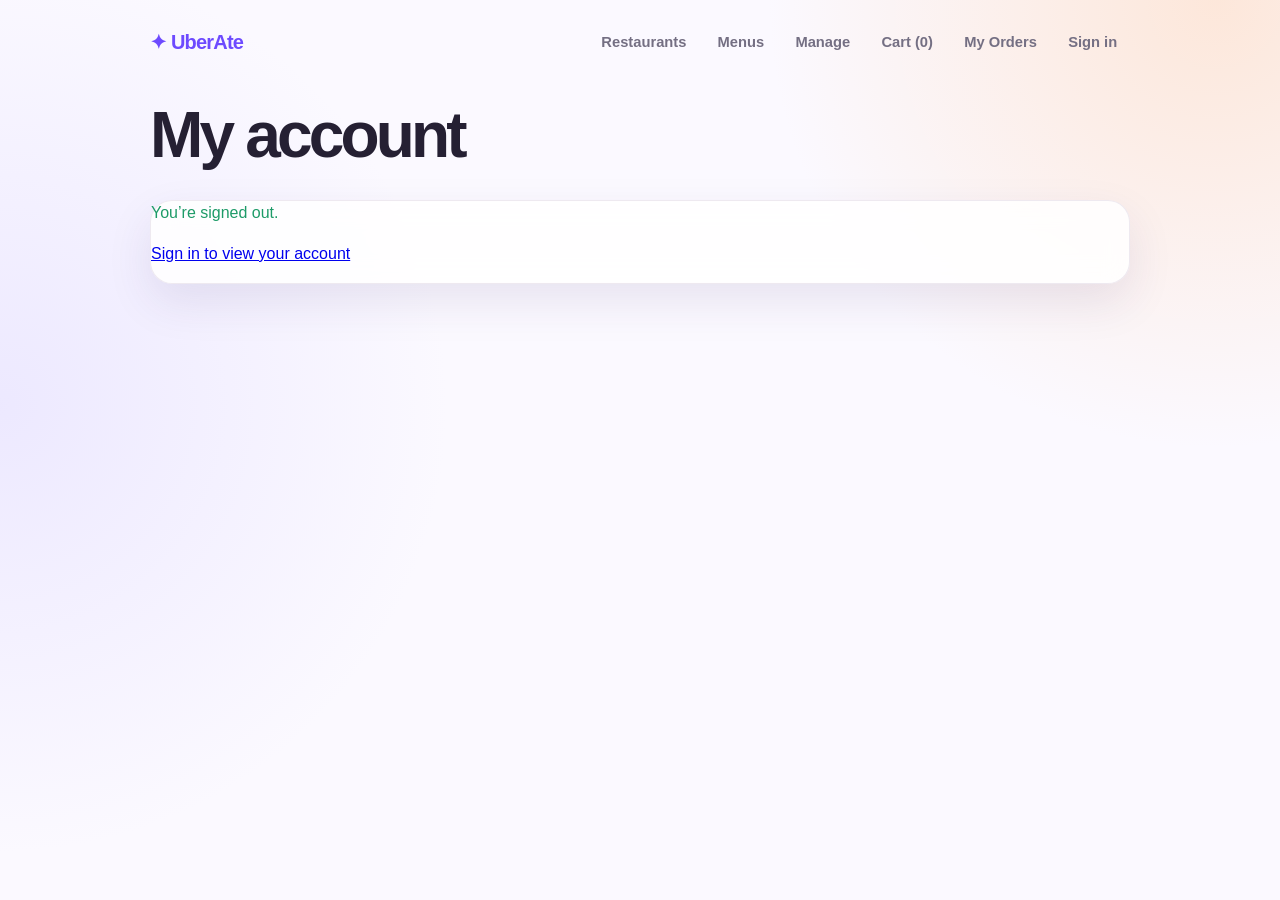
<file: frontend/account.html>
<!DOCTYPE html>
<html lang="en">
<head>
  <meta charset="utf-8">
  <meta name="viewport" content="width=device-width, initial-scale=1">
  <title>UberAte - Account</title>
  <link rel="stylesheet" href="styles.css">
</head>
<body>
  <nav>
    <a href="index.html">Restaurants</a>
    <a href="menu.html">Menus</a>
    <a href="manage.html">Manage</a>
    <a href="cart.html">Cart (<span id="nav-cart-count">0</span>)</a>
    <a href="orders.html">My Orders</a>
  </nav>

  <header><h1>My account</h1></header>

  <section>
    <p id="account-status" class="result" role="status">Loading your account…</p>
    <p id="account-error" class="error" role="alert"></p>
    <p id="account-signin" hidden><a href="signin.html">Sign in to view your account</a></p>

    <div id="account-details" hidden>
      <p id="account-identity"></p>

      <form id="profile-form" hidden>
        <label for="profile-name">Name</label>
        <input id="profile-name" name="name" autocomplete="name" maxlength="80" required>

        <label for="profile-email">Email</label>
        <input id="profile-email" name="email" type="email" readonly>

        <label for="profile-phone">Phone</label>
        <input id="profile-phone" name="phone" type="tel" autocomplete="tel" maxlength="30">

        <label for="profile-address">Delivery address</label>
        <input id="profile-address" name="delivery_address" autocomplete="street-address" maxlength="160">

        <button type="submit">Save profile</button>
      </form>

      <button type="button" id="signout">Sign out</button>
      <button type="button" id="close-account" hidden>Deactivate account</button>
    </div>
  </section>

  <script src="js/api.js"></script>
  <script src="js/account-nav.js"></script>
  <script src="js/cart.js"></script>
  <script src="js/account.js"></script>
</body>
</html>
</file>
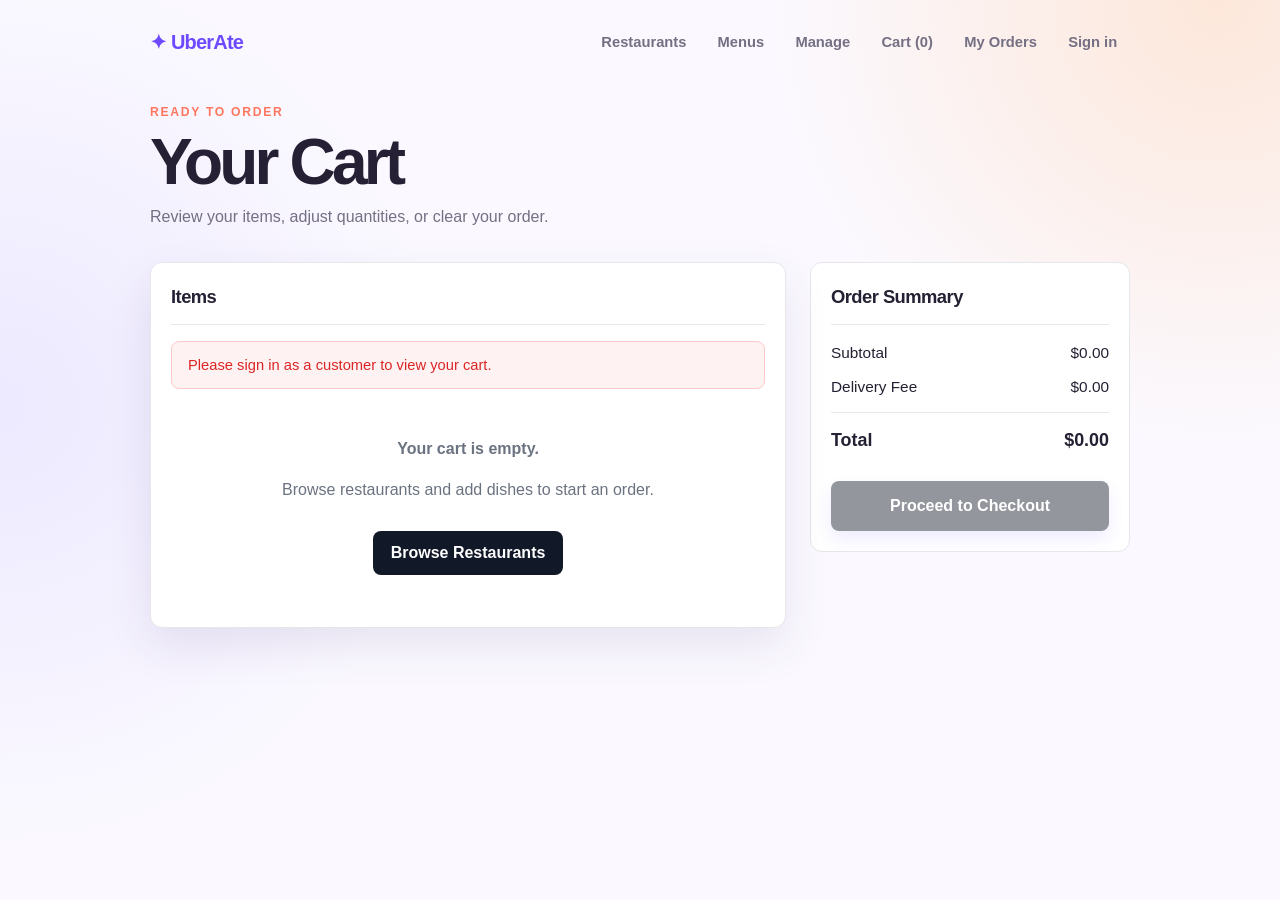
<file: frontend/cart.html>
<!DOCTYPE html>
<html lang="en">
<head>
  <meta charset="utf-8">
  <title>UberAte - Cart</title>
  <link rel="stylesheet" href="styles.css">
  <style>
    .cart-layout {
      display: grid;
      grid-template-columns: 1fr 320px;
      gap: 1.5rem;
      align-items: start;
      margin-top: 1.5rem;
    }

    @media (max-width: 768px) {
      .cart-layout { grid-template-columns: 1fr; }
    }

    .cart-card {
      background: #ffffff;
      border: 1px solid #e5e7eb;
      border-radius: 12px;
      padding: 1.25rem;
    }

    .cart-card-header {
      display: flex;
      justify-content: space-between;
      align-items: center;
      margin-bottom: 1rem;
      padding-bottom: 0.75rem;
      border-bottom: 1px solid #e5e7eb;
    }

    .cart-card-header h2 {
      margin: 0;
      font-size: 1.15rem;
    }

    .alert {
      display: none;
      padding: 0.75rem 1rem;
      border-radius: 8px;
      margin-bottom: 1rem;
      font-size: 0.92rem;
      background: #fef2f2;
      color: #dc2626;
      border: 1px solid #fecaca;
    }

    .alert.visible { display: block; }

    .cart-item {
      display: grid;
      grid-template-columns: 1fr auto auto auto;
      gap: 1rem;
      align-items: center;
      padding: 0.9rem 0;
      border-bottom: 1px solid #e5e7eb;
    }

    .cart-item:last-child { border-bottom: none; }

    .item-name {
      font-weight: 600;
      margin: 0 0 0.2rem;
    }

    .item-unit {
      color: #6b7280;
      font-size: 0.88rem;
    }

    .qty-controls {
      display: inline-flex;
      align-items: center;
      border: 1px solid #e5e7eb;
      border-radius: 8px;
      overflow: hidden;
    }

    .qty-controls button {
      background: #f9fafb;
      border: none;
      width: 30px;
      height: 30px;
      cursor: pointer;
      font-size: 1rem;
      font-weight: 600;
    }

    .qty-controls button:hover:not(:disabled) { background: #e5e7eb; }
    .qty-controls button:disabled { opacity: 0.4; cursor: not-allowed; }

    .qty-value {
      min-width: 32px;
      text-align: center;
      font-size: 0.95rem;
      font-weight: 600;
    }

    .line-total {
      font-weight: 600;
      min-width: 72px;
      text-align: right;
    }

    .btn-cart {
      border: none;
      border-radius: 8px;
      padding: 0.55rem 0.95rem;
      font-size: 0.92rem;
      font-weight: 600;
      cursor: pointer;
    }

    .btn-checkout {
      background: #111827;
      color: #ffffff;
      width: 100%;
      padding: 0.8rem;
      font-size: 1rem;
      margin-top: 1rem;
    }

    .btn-checkout:hover:not(:disabled) { background: #374151; }
    .btn-checkout:disabled { opacity: 0.45; cursor: not-allowed; }

    .btn-ghost-danger {
      background: transparent;
      color: #dc2626;
      padding: 0.35rem 0.6rem;
      font-size: 0.85rem;
    }

    .btn-ghost-danger:hover { background: #fef2f2; }

    .summary-row {
      display: flex;
      justify-content: space-between;
      margin: 0.65rem 0;
      font-size: 0.96rem;
    }

    .summary-row.total {
      border-top: 1px solid #e5e7eb;
      padding-top: 0.85rem;
      margin-top: 0.85rem;
      font-size: 1.12rem;
      font-weight: 700;
    }

    .empty-state {
      text-align: center;
      padding: 2rem 1rem;
      color: #6b7280;
    }

    .empty-state a {
      display: inline-block;
      margin-top: 0.75rem;
      background: #111827;
      color: #ffffff;
      text-decoration: none;
      padding: 0.6rem 1.1rem;
      border-radius: 8px;
      font-weight: 600;
    }
  </style>
</head>
<body>
  <nav>
    <a href="index.html">Restaurants</a>
    <a href="menu.html">Menus</a>
    <a href="manage.html">Manage</a>
    <a href="cart.html">Cart (<span id="nav-cart-count">0</span>)</a>
    <a href="orders.html">My Orders</a>
  </nav>

  <header>
    <p class="eyebrow">Ready to order</p>
    <h1>Your Cart</h1>
    <p class="lede">Review your items, adjust quantities, or clear your order.</p>
  </header>

  <main class="cart-layout">
    <section class="cart-card">
      <div class="cart-card-header">
        <h2>Items</h2>
        <button id="clear-cart-btn" class="btn-cart btn-ghost-danger" hidden>Clear Cart</button>
      </div>

      <div id="cart-alert" class="alert" role="alert"></div>
      <div id="cart-items-container"></div>
    </section>

    <aside class="cart-card">
      <div class="cart-card-header">
        <h2>Order Summary</h2>
      </div>
      <div class="summary-row">
        <span>Subtotal</span>
        <span id="summary-subtotal">$0.00</span>
      </div>
      <div class="summary-row">
        <span>Delivery Fee</span>
        <span id="summary-delivery">$0.00</span>
      </div>
      <div class="summary-row total">
        <span>Total</span>
        <span id="summary-total">$0.00</span>
      </div>
      <button id="checkout-btn" class="btn-cart btn-checkout" disabled>Proceed to Checkout</button>
    </aside>
  </main>

  <script src="js/api.js"></script>
  <script src="js/account-nav.js"></script>
  <script src="js/cart.js"></script>
</body>
</html>
</file>
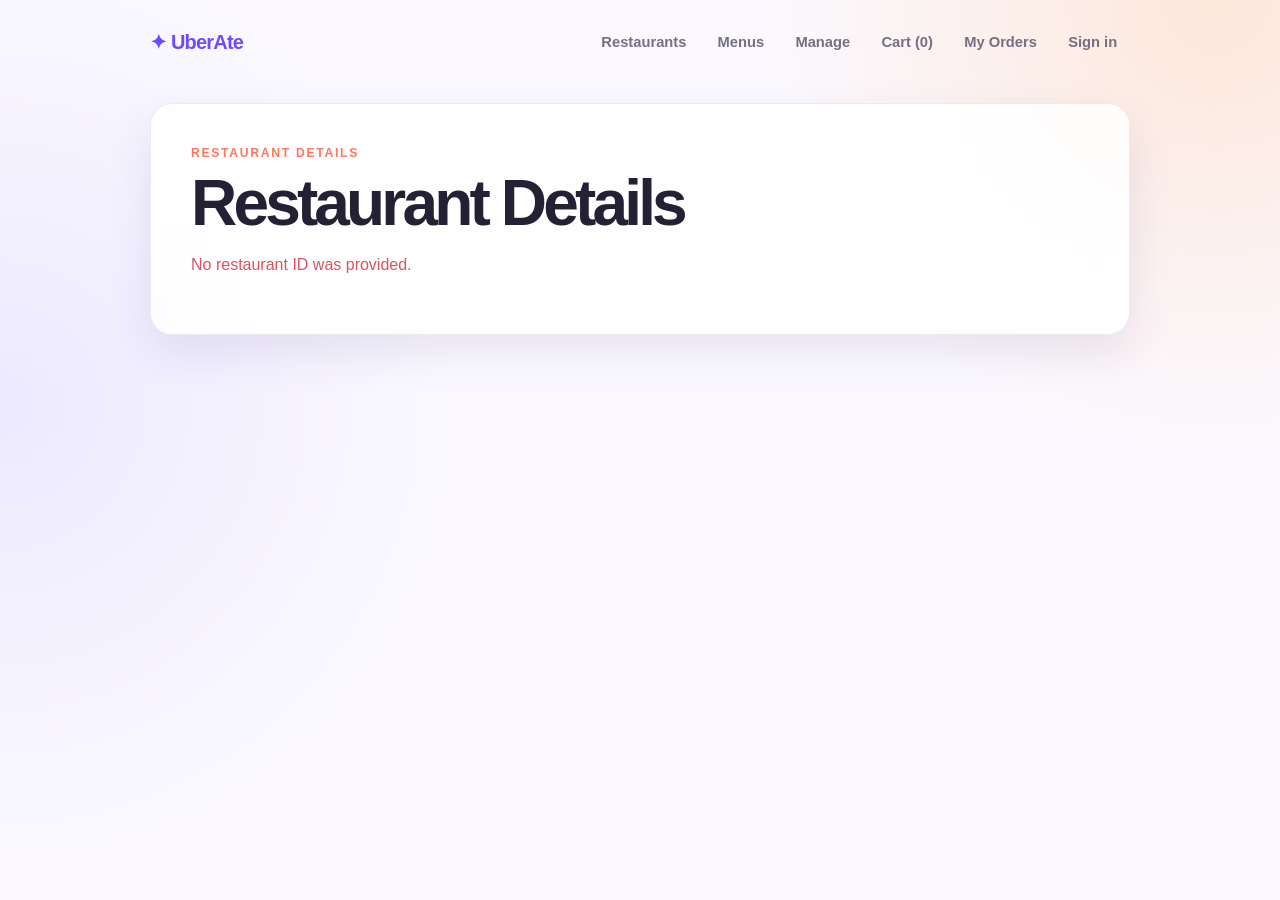
<file: frontend/restaurant.html>
<!DOCTYPE html>
<html lang="en">
<head>
    <meta charset="utf-8">
    <meta name="viewport" content="width=device-width, initial-scale=1.0">
    <title>UberAte - Restaurant Details</title>
    <link rel="stylesheet" href="styles.css">
</head>
<body>
    <nav>
    <a href="index.html">Restaurants</a>
    <a href="menu.html">Menus</a>
    <a href="manage.html">Manage</a>
    <a href="cart.html">Cart (<span id="nav-cart-count">0</span>)</a>
    <a href="orders.html">My Orders</a>
    </nav>

    <main class="detail-card">
        <p class="eyebrow">Restaurant details</p>
        <h1 id="name">Restaurant Details</h1>
        <p id="info" class="detail-info"></p>
        <p id="error" class="error" role="alert"></p>
    <a id="menu-link" href="menu.html" hidden>
        View this restaurant's menu
    </a>
    </main>

  <script src="js/api.js"></script>
  <script src="js/account-nav.js"></script>
  <script src="js/cart.js"></script>
  <script src="js/restaurant.js"></script>
</body>
</html>
</file>
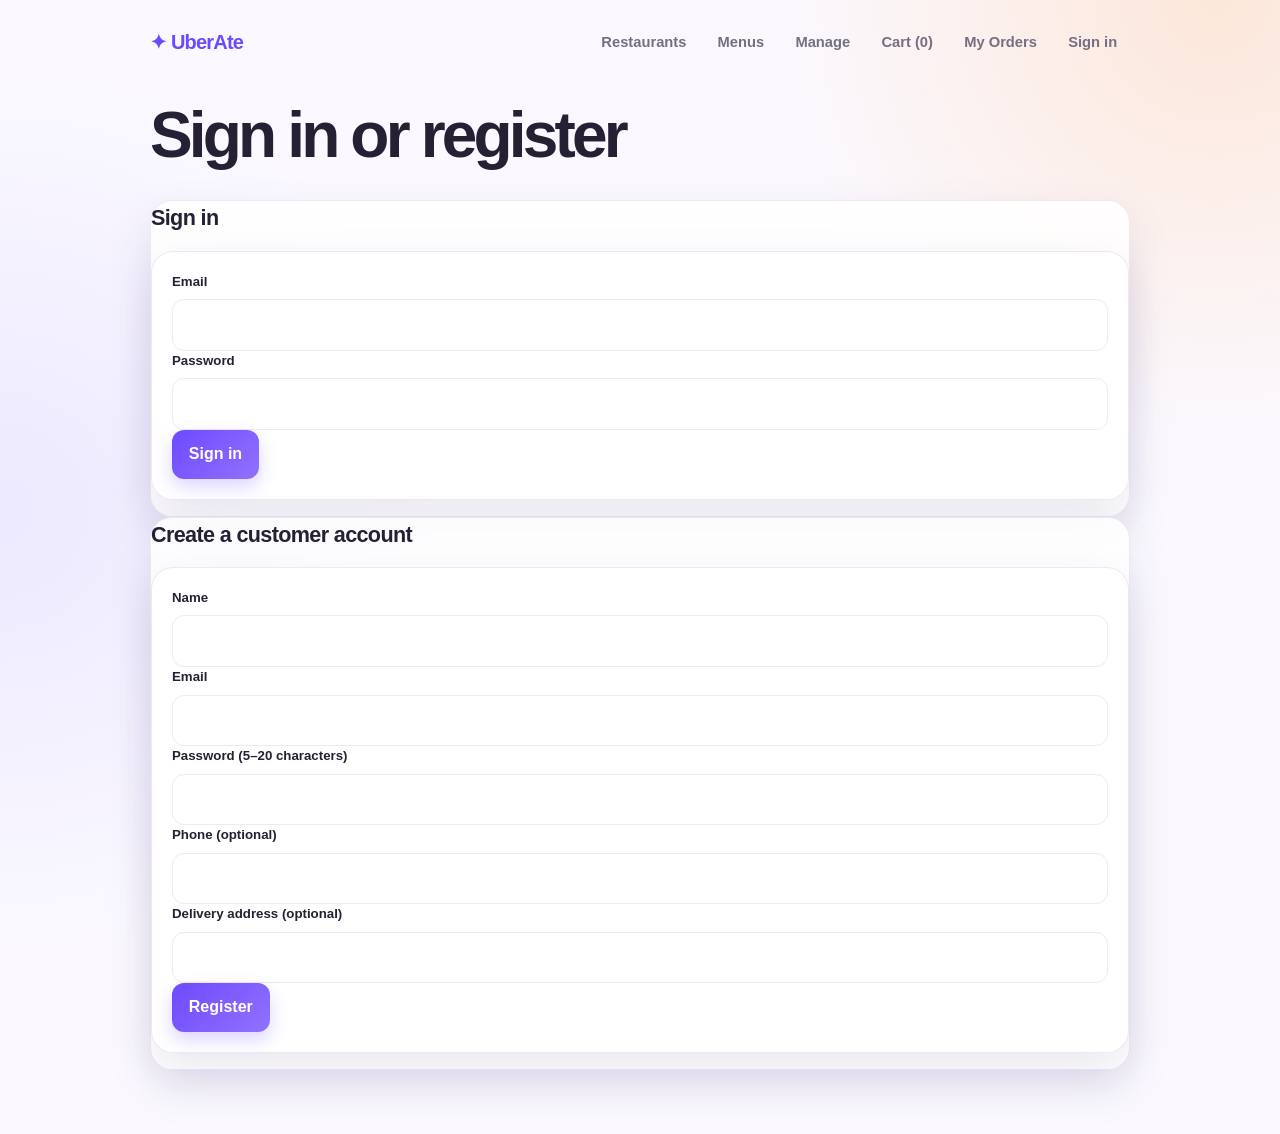
<file: frontend/signin.html>
<!DOCTYPE html>
<html lang="en">
<head>
  <meta charset="utf-8">
  <meta name="viewport" content="width=device-width, initial-scale=1">
  <title>UberAte - Sign in</title>
  <link rel="stylesheet" href="styles.css">
</head>
<body>
  <nav>
    <a href="index.html">Restaurants</a>
    <a href="menu.html">Menus</a>
    <a href="manage.html">Manage</a>
    <a href="cart.html">Cart (<span id="nav-cart-count">0</span>)</a>
    <a href="orders.html">My Orders</a>
  </nav>

  <header><h1>Sign in or register</h1></header>

  <section>
    <h2>Sign in</h2>
    <form id="signin-form">
      <label for="signin-email">Email</label>
      <input id="signin-email" name="email" type="email" autocomplete="username" maxlength="120" required>

      <label for="signin-password">Password</label>
      <input id="signin-password" name="password" type="password" autocomplete="current-password" maxlength="20" required>

      <button type="submit">Sign in</button>
    </form>
    <p id="signin-error" class="error" role="alert"></p>
  </section>

  <section>
    <h2>Create a customer account</h2>
    <form id="register-form">
      <label for="register-name">Name</label>
      <input id="register-name" name="name" autocomplete="name" maxlength="80" required>

      <label for="register-email">Email</label>
      <input id="register-email" name="email" type="email" autocomplete="email" maxlength="120" required>

      <label for="register-password">Password (5–20 characters)</label>
      <input id="register-password" name="password" type="password" autocomplete="new-password" minlength="5" maxlength="20" required>

      <label for="register-phone">Phone (optional)</label>
      <input id="register-phone" name="phone" type="tel" autocomplete="tel" maxlength="30">

      <label for="register-address">Delivery address (optional)</label>
      <input id="register-address" name="delivery_address" autocomplete="street-address" maxlength="160">

      <button type="submit">Register</button>
    </form>
    <p id="register-error" class="error" role="alert"></p>
    <p id="register-status" class="result" role="status"></p>
  </section>

  <script src="js/api.js"></script>
  <script src="js/account-nav.js"></script>
  <script src="js/signin.js"></script>
</body>
</html>
</file>
<file: frontend/styles.css>
:root {
  --ink: #252033;
  --muted: #746f83;
  --paper: #fffdfb;
  --surface: rgba(255, 255, 255, 0.86);
  --line: #eee8f0;
  --purple: #6d4aff;
  --purple-dark: #4d32c8;
  --coral: #ff765f;
  --green: #1d9b68;
  --red: #d95361;
  --shadow: 0 18px 45px rgba(57, 40, 105, 0.1);
}

* {
  box-sizing: border-box;
}

body {
  min-height: 100vh;
  margin: 0;
  padding: 0 1.25rem 4rem;
  color: var(--ink);
  background:
    radial-gradient(circle at 95% 0%, rgba(255, 208, 171, 0.44), transparent 28rem),
    radial-gradient(circle at 0% 45%, rgba(215, 208, 255, 0.4), transparent 28rem),
    #fbf9ff;
  font-family: Inter, ui-sans-serif, -apple-system, BlinkMacSystemFont, "Segoe UI", sans-serif;
  line-height: 1.55;
}

body > nav,
body > header,
body > main,
body > h1,
body > h2,
body > p,
body > form,
body > ul,
body > section {
  width: min(100%, 980px);
  margin-left: auto;
  margin-right: auto;
}

nav {
  display: flex;
  align-items: center;
  gap: 0.35rem;
  padding: 1.4rem 0 2.5rem;
  font-size: 0.92rem;
  font-weight: 700;
}

nav::before {
  content: "✦ UberAte";
  margin-right: auto;
  color: var(--purple);
  font-size: 1.25rem;
  letter-spacing: -0.04em;
}

nav a {
  padding: 0.55rem 0.8rem;
  color: var(--muted);
  text-decoration: none;
  border-radius: 999px;
}

nav a:hover,
nav a:focus-visible {
  color: var(--purple-dark);
  background: #eeeaff;
}

h1,
h2,
h3,
p {
  margin-top: 0;
}

h1 {
  max-width: 700px;
  margin-bottom: 0.6rem;
  font-size: clamp(2.2rem, 5vw, 4.4rem);
  line-height: 1.02;
  letter-spacing: -0.06em;
}

h2 {
  margin-bottom: 1rem;
  font-size: 1.35rem;
  letter-spacing: -0.03em;
}

.eyebrow {
  margin-bottom: 0.55rem;
  color: var(--coral);
  font-size: 0.76rem;
  font-weight: 800;
  letter-spacing: 0.14em;
  text-transform: uppercase;
}

.lede,
header > p,
section > p {
  color: var(--muted);
}

header {
  margin-bottom: 2rem;
}

form,
section,
.detail-card,
.empty-message {
  border: 1px solid rgba(238, 232, 240, 0.95);
  border-radius: 22px;
  background: var(--surface);
  box-shadow: var(--shadow);
  backdrop-filter: blur(12px);
}

form {
  padding: 1.25rem;
}

label {
  display: block;
  margin-bottom: 0.42rem;
  color: var(--ink);
  font-size: 0.83rem;
  font-weight: 800;
}

input,
select,
textarea {
  width: 100%;
  padding: 0.78rem 0.9rem;
  color: var(--ink);
  border: 1px solid var(--line);
  border-radius: 12px;
  outline: none;
  background: #fff;
  font: inherit;
  transition: border-color 160ms ease, box-shadow 160ms ease;
}

input:focus,
select:focus,
textarea:focus {
  border-color: var(--purple);
  box-shadow: 0 0 0 4px rgba(109, 74, 255, 0.12);
}

textarea {
  min-height: 6rem;
  resize: vertical;
}

button,
.button {
  display: inline-flex;
  align-items: center;
  justify-content: center;
  padding: 0.76rem 1.05rem;
  color: #fff;
  border: 0;
  border-radius: 12px;
  background: linear-gradient(135deg, var(--purple), #9271ff);
  box-shadow: 0 8px 18px rgba(109, 74, 255, 0.23);
  font: inherit;
  font-weight: 800;
  text-decoration: none;
  cursor: pointer;
  transition: transform 160ms ease, box-shadow 160ms ease;
}

button:hover,
.button:hover {
  transform: translateY(-2px);
  box-shadow: 0 12px 24px rgba(109, 74, 255, 0.3);
}

button:disabled {
  opacity: 0.5;
  cursor: not-allowed;
  transform: none;
}

.filters {
  display: grid;
  grid-template-columns: 1fr 1fr auto;
  align-items: end;
  gap: 1rem;
}

.field {
  margin-bottom: 1rem;
}

.checkbox-label {
  display: inline-flex;
  align-items: center;
  gap: 0.55rem;
  margin-bottom: 0;
}

.checkbox-label input,
#open-only {
  width: auto;
  accent-color: var(--purple);
}

.form-grid {
  display: grid;
  grid-template-columns: 1fr 1fr;
  gap: 0 1rem;
}

.form-grid .full {
  grid-column: 1 / -1;
}

.restaurant-list {
  display: grid;
  grid-template-columns: repeat(auto-fit, minmax(240px, 1fr));
  gap: 1rem;
  padding: 0;
  list-style: none;
}

.restaurant-card {
  min-height: 150px;
  padding: 1.25rem;
  border: 1px solid var(--line);
  border-radius: 20px;
  background: var(--surface);
  box-shadow: var(--shadow);
  list-style: none;
  transition: transform 180ms ease, box-shadow 180ms ease;
}

.restaurant-card:hover {
  transform: translateY(-4px);
  box-shadow: 0 22px 48px rgba(57, 40, 105, 0.16);
}

.restaurant-card a {
  display: flex;
  flex-direction: column;
  gap: 0.3rem;
  height: 100%;
  color: var(--ink);
  text-decoration: none;
}

.restaurant-name {
  font-size: 1.15rem;
  font-weight: 850;
}

.restaurant-meta {
  color: var(--muted);
  font-size: 0.92rem;
}

.status,
.item-status {
  display: inline-flex;
  width: fit-content;
  margin-top: auto;
  padding: 0.25rem 0.55rem;
  border-radius: 999px;
  font-size: 0.74rem;
  font-weight: 800;
}

.available,
.open {
  color: #08764a;
  background: #def7eb;
}

.unavailable,
.closed {
  color: #a93242;
  background: #ffeaed;
}

.detail-card {
  padding: clamp(1.4rem, 4vw, 2.5rem);
}

.detail-info {
  color: var(--muted);
  font-size: 1.05rem;
}

.category-section {
  margin-top: 2.5rem;
  border: 0;
  background: transparent;
  box-shadow: none;
}

.category-title {
  display: flex;
  align-items: center;
  gap: 0.7rem;
  color: var(--ink);
}

.category-title::after {
  content: "";
  height: 1px;
  flex: 1;
  background: var(--line);
}

.item-card {
  margin-bottom: 0.85rem;
  padding: 1.15rem 1.25rem;
  border: 1px solid var(--line);
  border-radius: 17px;
  background: var(--surface);
  box-shadow: 0 10px 25px rgba(57, 40, 105, 0.06);
}

.item-header {
  display: flex;
  justify-content: space-between;
  align-items: baseline;
  gap: 1rem;
}

.item-name {
  margin: 0;
  font-size: 1.05rem;
}

.item-price {
  color: var(--purple-dark);
  font-weight: 850;
  white-space: nowrap;
}

.item-desc {
  margin: 0.45rem 0 0.75rem;
  color: var(--muted);
}

.empty-message {
  padding: 2rem;
  color: var(--muted);
  text-align: center;
}

.result {
  color: var(--green);
}

.error {
  color: var(--red);
}

@media (max-width: 680px) {
  body {
    padding: 0 0.85rem 3rem;
  }

  nav {
    flex-wrap: wrap;
    padding-bottom: 1.8rem;
  }

  nav::before {
    width: 100%;
    margin-bottom: 0.35rem;
  }

  .filters,
  .form-grid {
    grid-template-columns: 1fr;
  }

  .form-grid .full {
    grid-column: auto;
  }

  .item-header {
    align-items: flex-start;
    flex-direction: column;
    gap: 0.2rem;
  }
}

[hidden] {
  display: none !important;
}
</file>
